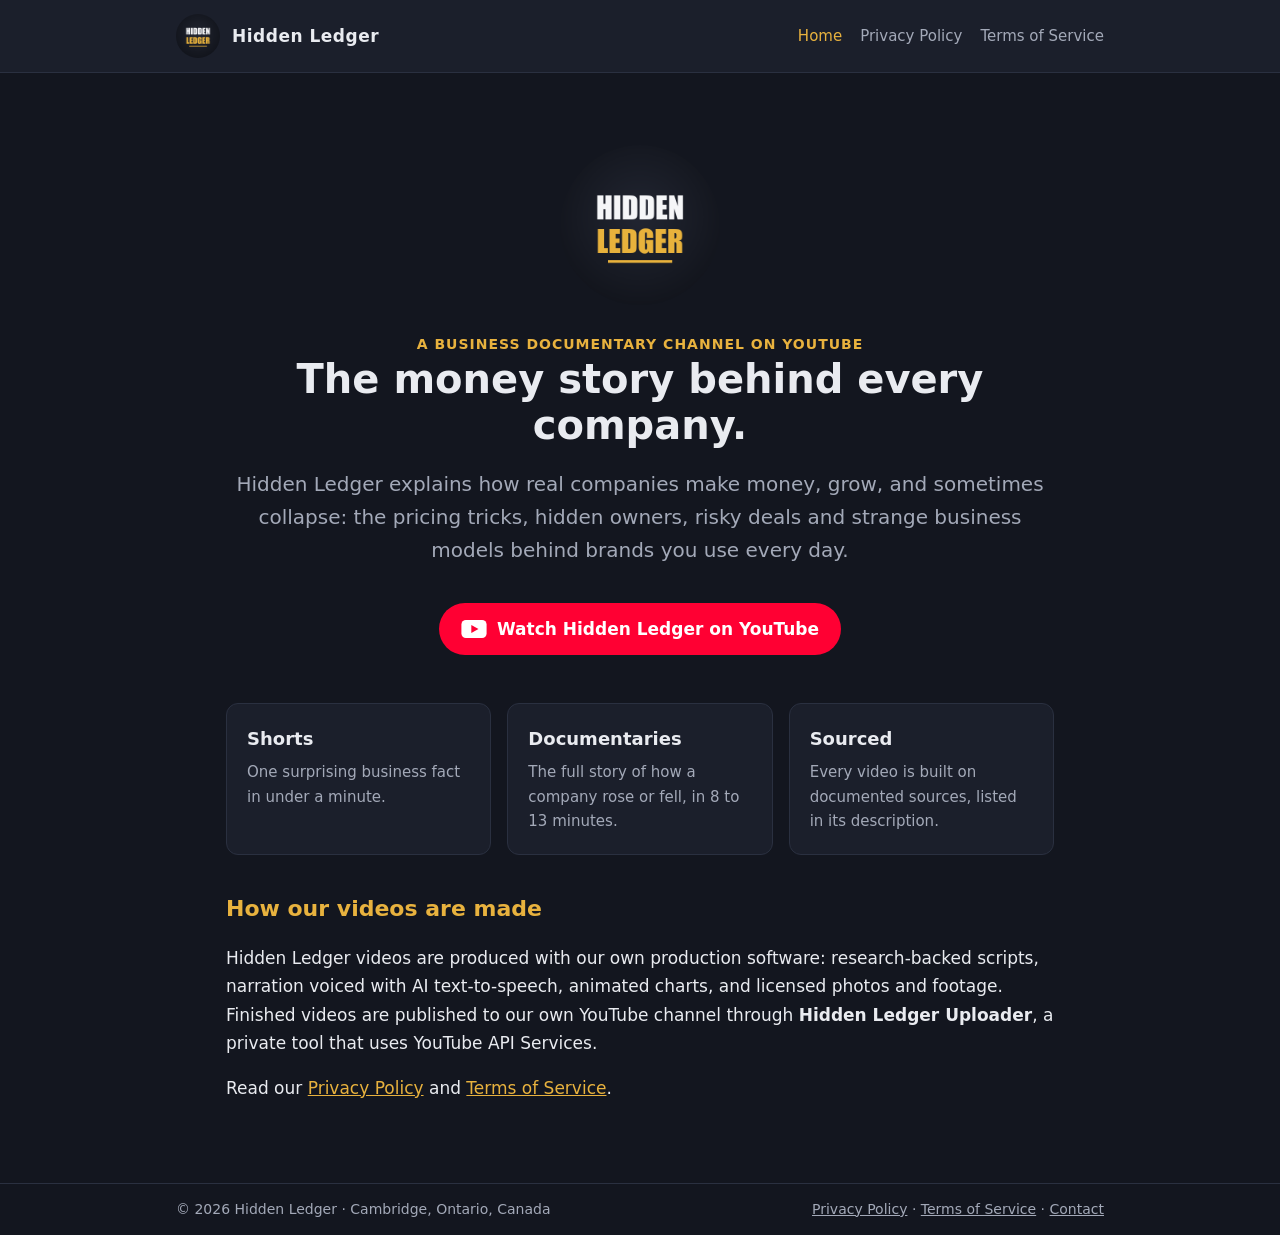
<file: index.html>
<!doctype html>
<html lang="en">
<head>
<meta charset="utf-8">
<meta name="viewport" content="width=device-width, initial-scale=1">
<title>Hidden Ledger</title>
<meta name="description" content="Hidden Ledger: the money story behind every company. Business documentaries on YouTube.">
<link rel="icon" href="logo.png">
<link rel="stylesheet" href="style.css">
</head>
<body>
<header><div class="bar">
  <a class="brand" href="index.html"><img src="logo.png" alt="">Hidden Ledger</a>
  <nav>
    <a href="index.html" aria-current="page">Home</a>
    <a href="privacy.html">Privacy Policy</a>
    <a href="terms.html">Terms of Service</a>
  </nav>
</div></header>

<main>
  <section class="hero">
    <img src="logo.png" alt="Hidden Ledger logo">
    <div class="tag">A business documentary channel on YouTube</div>
    <h1>The money story behind every company.</h1>
    <p class="lead">Hidden Ledger explains how real companies make money, grow, and sometimes collapse: the pricing tricks, hidden owners, risky deals and strange business models behind brands you use every day.</p>
    <a class="yt-btn" href="https://www.youtube.com/channel/UCMaFdCWuuR3GRSEyrzEk4XA" target="_blank" rel="noopener">
      <svg viewBox="0 0 28 20" aria-hidden="true"><rect width="28" height="20" rx="5" fill="#fff"/><path d="M11 5.5v9l8-4.5z" fill="#ff0033"/></svg>
      Watch Hidden Ledger on YouTube
    </a>
  </section>

  <div class="cards">
    <div class="card"><h3>Shorts</h3><p>One surprising business fact in under a minute.</p></div>
    <div class="card"><h3>Documentaries</h3><p>The full story of how a company rose or fell, in 8 to 13 minutes.</p></div>
    <div class="card"><h3>Sourced</h3><p>Every video is built on documented sources, listed in its description.</p></div>
  </div>

  <h2>How our videos are made</h2>
  <p>Hidden Ledger videos are produced with our own production software: research-backed scripts, narration voiced with AI text-to-speech, animated charts, and licensed photos and footage. Finished videos are published to our own YouTube channel through <strong>Hidden Ledger Uploader</strong>, a private tool that uses YouTube API Services.</p>
  <p>Read our <a href="privacy.html">Privacy Policy</a> and <a href="terms.html">Terms of Service</a>.</p>
</main>

<footer><div class="bar">
  <span>&copy; 2026 Hidden Ledger &middot; Cambridge, Ontario, Canada</span>
  <span><a href="privacy.html">Privacy Policy</a> &middot; <a href="terms.html">Terms of Service</a> &middot; <a href="mailto:shehzadkhan.ca.inc@gmail.com">Contact</a></span>
</div></footer>
</body>
</html>
</file>
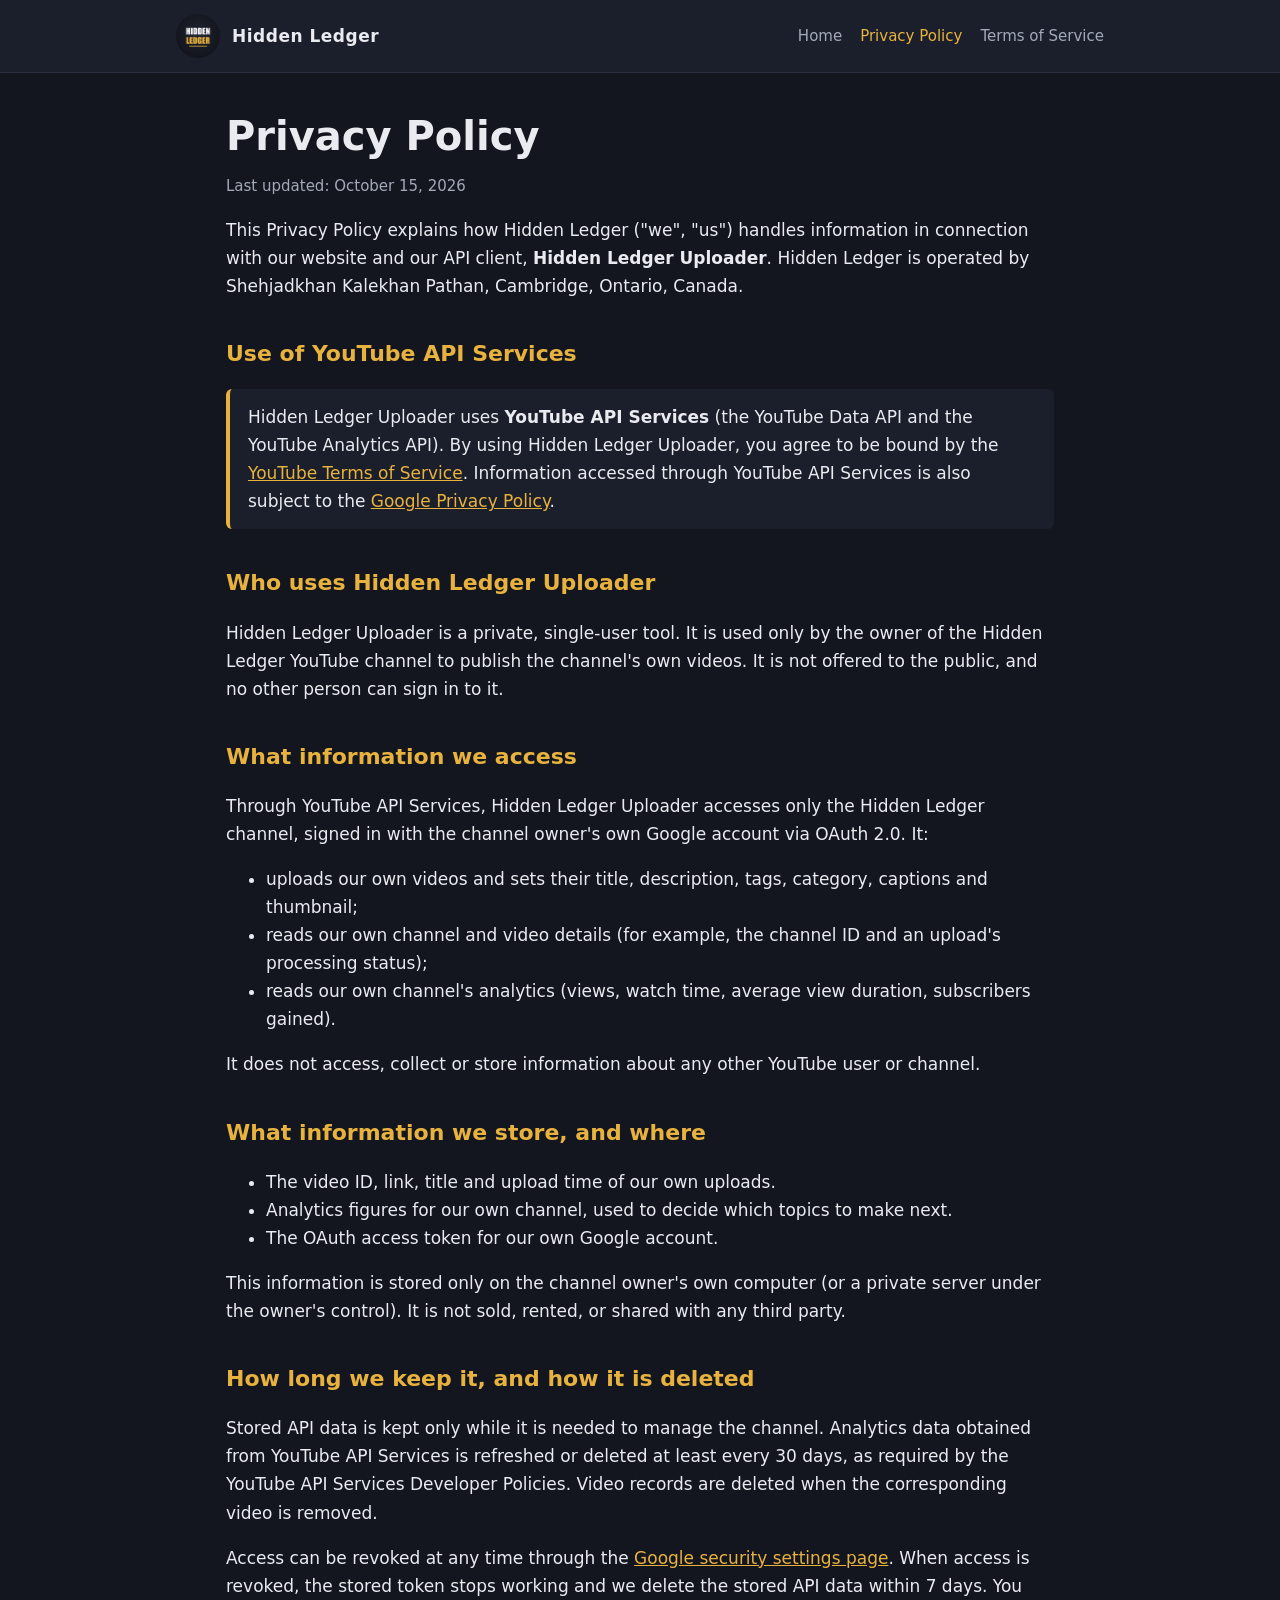
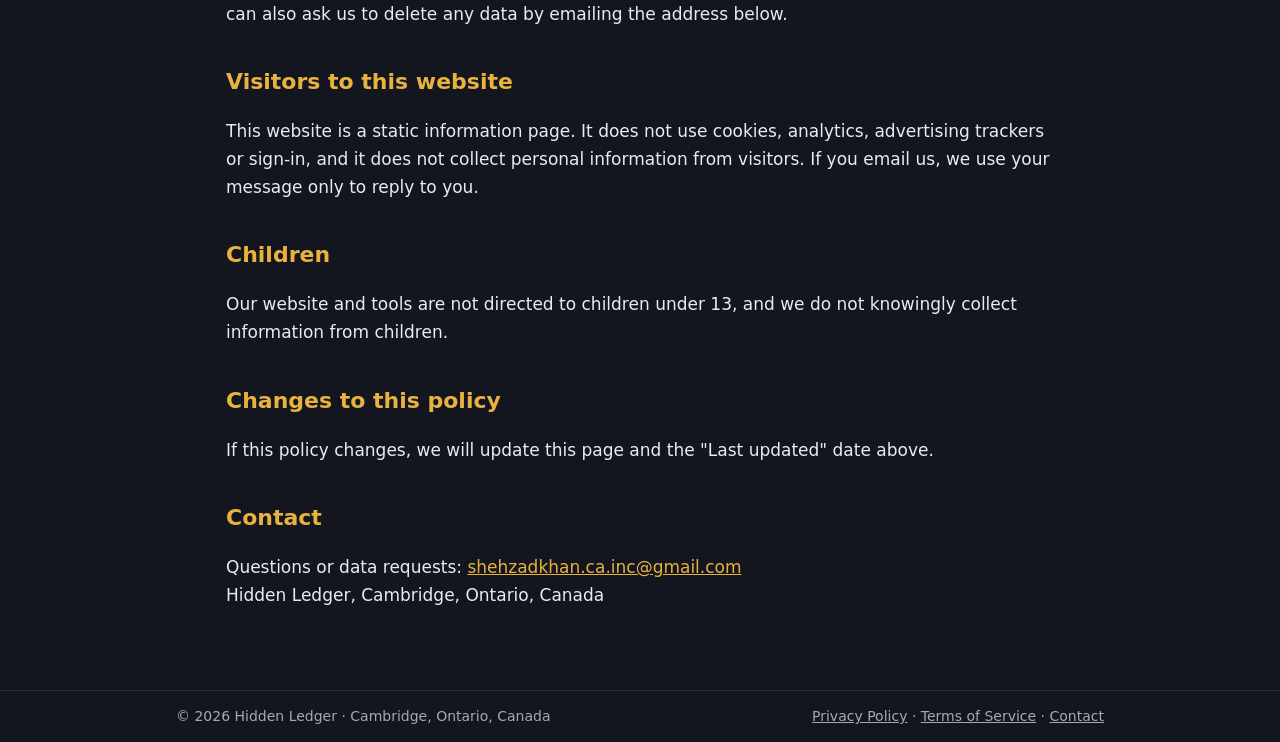
<file: privacy.html>
<!doctype html>
<html lang="en">
<head>
<meta charset="utf-8">
<meta name="viewport" content="width=device-width, initial-scale=1">
<title>Privacy Policy - Hidden Ledger</title>
<link rel="icon" href="logo.png">
<link rel="stylesheet" href="style.css">
</head>
<body>
<header><div class="bar">
  <a class="brand" href="index.html"><img src="logo.png" alt="">Hidden Ledger</a>
  <nav>
    <a href="index.html">Home</a>
    <a href="privacy.html" aria-current="page">Privacy Policy</a>
    <a href="terms.html">Terms of Service</a>
  </nav>
</div></header>

<main>
  <h1>Privacy Policy</h1>
  <p class="updated">Last updated: October 15, 2026</p>

  <p>This Privacy Policy explains how Hidden Ledger ("we", "us") handles information in connection with our website and our API client, <strong>Hidden Ledger Uploader</strong>. Hidden Ledger is operated by Shehjadkhan Kalekhan Pathan, Cambridge, Ontario, Canada.</p>

  <h2>Use of YouTube API Services</h2>
  <p class="note">Hidden Ledger Uploader uses <strong>YouTube API Services</strong> (the YouTube Data API and the YouTube Analytics API). By using Hidden Ledger Uploader, you agree to be bound by the <a href="https://www.youtube.com/t/terms" target="_blank" rel="noopener">YouTube Terms of Service</a>. Information accessed through YouTube API Services is also subject to the <a href="https://policies.google.com/privacy" target="_blank" rel="noopener">Google Privacy Policy</a>.</p>

  <h2>Who uses Hidden Ledger Uploader</h2>
  <p>Hidden Ledger Uploader is a private, single-user tool. It is used only by the owner of the Hidden Ledger YouTube channel to publish the channel's own videos. It is not offered to the public, and no other person can sign in to it.</p>

  <h2>What information we access</h2>
  <p>Through YouTube API Services, Hidden Ledger Uploader accesses only the Hidden Ledger channel, signed in with the channel owner's own Google account via OAuth 2.0. It:</p>
  <ul>
    <li>uploads our own videos and sets their title, description, tags, category, captions and thumbnail;</li>
    <li>reads our own channel and video details (for example, the channel ID and an upload's processing status);</li>
    <li>reads our own channel's analytics (views, watch time, average view duration, subscribers gained).</li>
  </ul>
  <p>It does not access, collect or store information about any other YouTube user or channel.</p>

  <h2>What information we store, and where</h2>
  <ul>
    <li>The video ID, link, title and upload time of our own uploads.</li>
    <li>Analytics figures for our own channel, used to decide which topics to make next.</li>
    <li>The OAuth access token for our own Google account.</li>
  </ul>
  <p>This information is stored only on the channel owner's own computer (or a private server under the owner's control). It is not sold, rented, or shared with any third party.</p>

  <h2>How long we keep it, and how it is deleted</h2>
  <p>Stored API data is kept only while it is needed to manage the channel. Analytics data obtained from YouTube API Services is refreshed or deleted at least every 30 days, as required by the YouTube API Services Developer Policies. Video records are deleted when the corresponding video is removed.</p>
  <p>Access can be revoked at any time through the <a href="https://security.google.com/settings/security/permissions" target="_blank" rel="noopener">Google security settings page</a>. When access is revoked, the stored token stops working and we delete the stored API data within 7 days. You can also ask us to delete any data by emailing the address below.</p>

  <h2>Visitors to this website</h2>
  <p>This website is a static information page. It does not use cookies, analytics, advertising trackers or sign-in, and it does not collect personal information from visitors. If you email us, we use your message only to reply to you.</p>

  <h2>Children</h2>
  <p>Our website and tools are not directed to children under 13, and we do not knowingly collect information from children.</p>

  <h2>Changes to this policy</h2>
  <p>If this policy changes, we will update this page and the "Last updated" date above.</p>

  <h2>Contact</h2>
  <p>Questions or data requests: <a href="mailto:shehzadkhan.ca.inc@gmail.com">shehzadkhan.ca.inc@gmail.com</a><br>
  Hidden Ledger, Cambridge, Ontario, Canada</p>
</main>

<footer><div class="bar">
  <span>&copy; 2026 Hidden Ledger &middot; Cambridge, Ontario, Canada</span>
  <span><a href="privacy.html">Privacy Policy</a> &middot; <a href="terms.html">Terms of Service</a> &middot; <a href="mailto:shehzadkhan.ca.inc@gmail.com">Contact</a></span>
</div></footer>
</body>
</html>
</file>
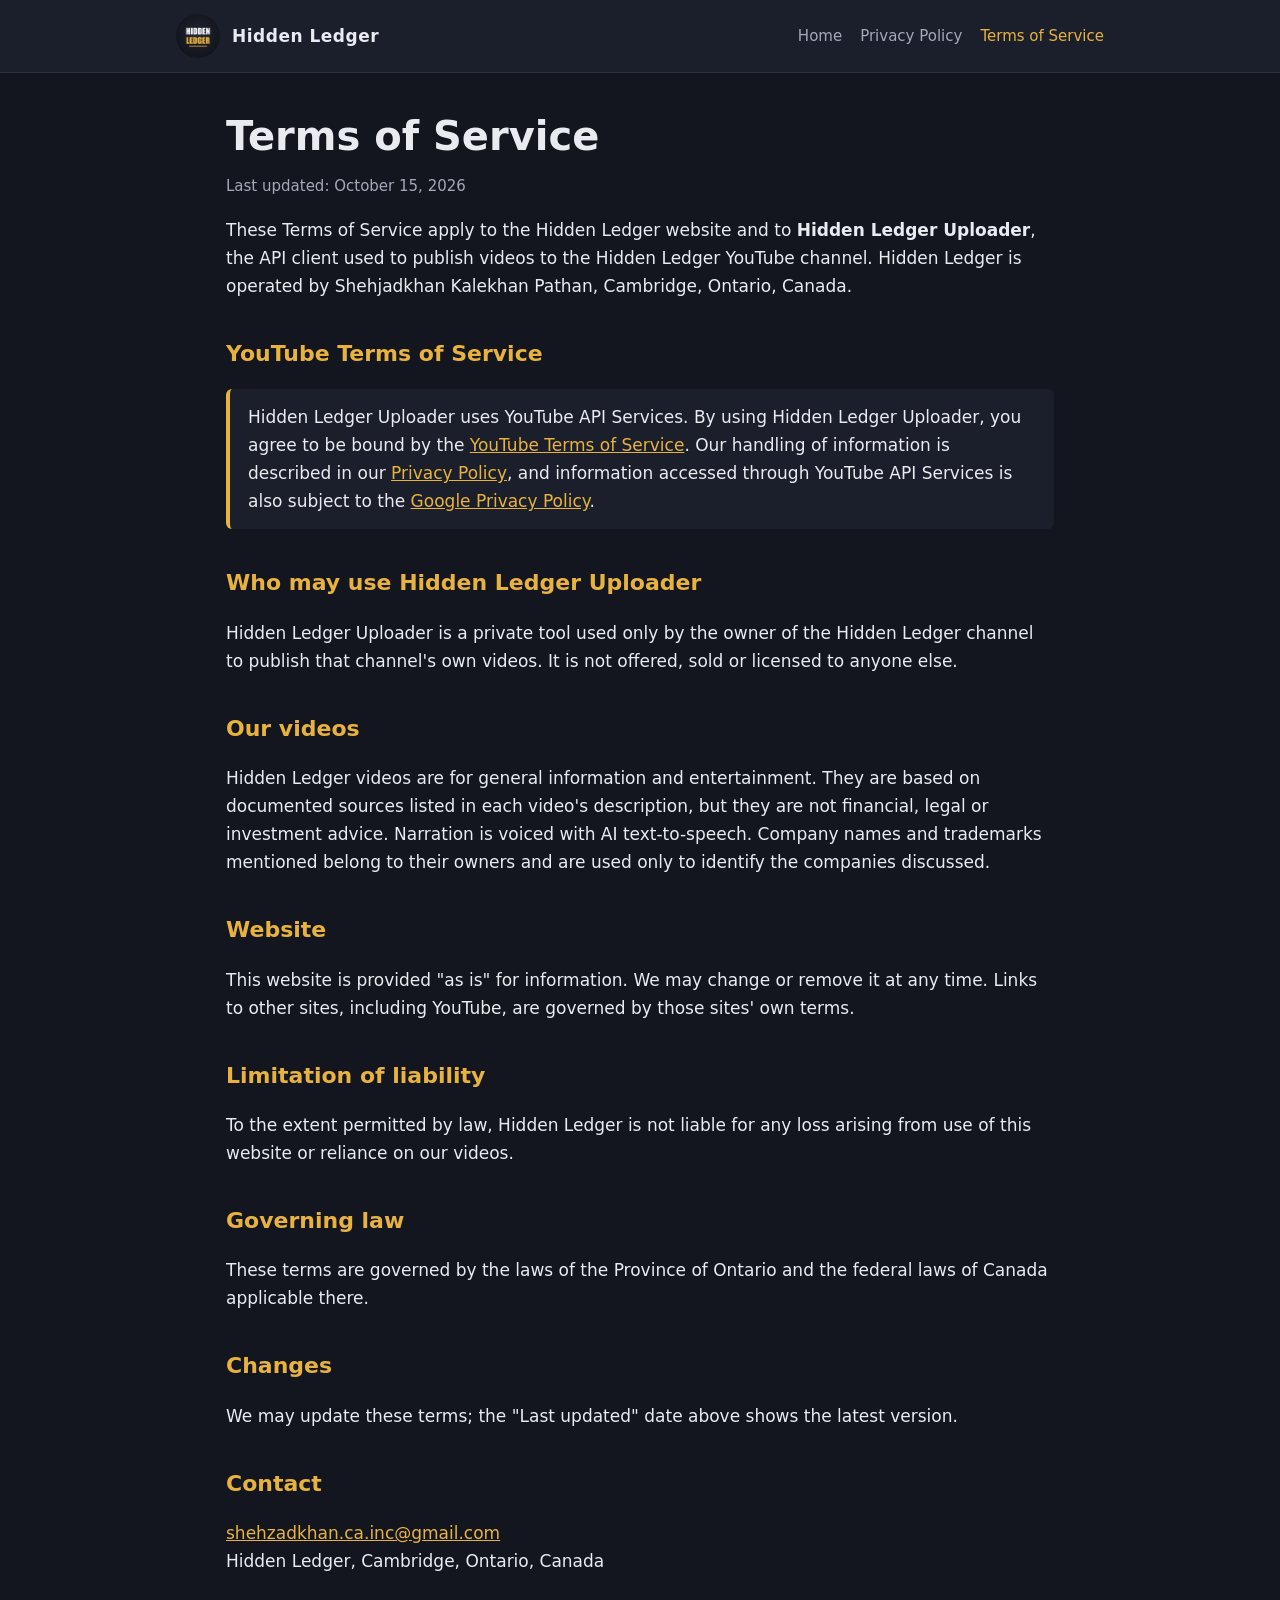
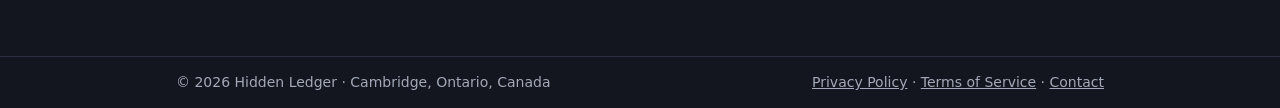
<file: terms.html>
<!doctype html>
<html lang="en">
<head>
<meta charset="utf-8">
<meta name="viewport" content="width=device-width, initial-scale=1">
<title>Terms of Service - Hidden Ledger</title>
<link rel="icon" href="logo.png">
<link rel="stylesheet" href="style.css">
</head>
<body>
<header><div class="bar">
  <a class="brand" href="index.html"><img src="logo.png" alt="">Hidden Ledger</a>
  <nav>
    <a href="index.html">Home</a>
    <a href="privacy.html">Privacy Policy</a>
    <a href="terms.html" aria-current="page">Terms of Service</a>
  </nav>
</div></header>

<main>
  <h1>Terms of Service</h1>
  <p class="updated">Last updated: October 15, 2026</p>

  <p>These Terms of Service apply to the Hidden Ledger website and to <strong>Hidden Ledger Uploader</strong>, the API client used to publish videos to the Hidden Ledger YouTube channel. Hidden Ledger is operated by Shehjadkhan Kalekhan Pathan, Cambridge, Ontario, Canada.</p>

  <h2>YouTube Terms of Service</h2>
  <p class="note">Hidden Ledger Uploader uses YouTube API Services. By using Hidden Ledger Uploader, you agree to be bound by the <a href="https://www.youtube.com/t/terms" target="_blank" rel="noopener">YouTube Terms of Service</a>. Our handling of information is described in our <a href="privacy.html">Privacy Policy</a>, and information accessed through YouTube API Services is also subject to the <a href="https://policies.google.com/privacy" target="_blank" rel="noopener">Google Privacy Policy</a>.</p>

  <h2>Who may use Hidden Ledger Uploader</h2>
  <p>Hidden Ledger Uploader is a private tool used only by the owner of the Hidden Ledger channel to publish that channel's own videos. It is not offered, sold or licensed to anyone else.</p>

  <h2>Our videos</h2>
  <p>Hidden Ledger videos are for general information and entertainment. They are based on documented sources listed in each video's description, but they are not financial, legal or investment advice. Narration is voiced with AI text-to-speech. Company names and trademarks mentioned belong to their owners and are used only to identify the companies discussed.</p>

  <h2>Website</h2>
  <p>This website is provided "as is" for information. We may change or remove it at any time. Links to other sites, including YouTube, are governed by those sites' own terms.</p>

  <h2>Limitation of liability</h2>
  <p>To the extent permitted by law, Hidden Ledger is not liable for any loss arising from use of this website or reliance on our videos.</p>

  <h2>Governing law</h2>
  <p>These terms are governed by the laws of the Province of Ontario and the federal laws of Canada applicable there.</p>

  <h2>Changes</h2>
  <p>We may update these terms; the "Last updated" date above shows the latest version.</p>

  <h2>Contact</h2>
  <p><a href="mailto:shehzadkhan.ca.inc@gmail.com">shehzadkhan.ca.inc@gmail.com</a><br>
  Hidden Ledger, Cambridge, Ontario, Canada</p>
</main>

<footer><div class="bar">
  <span>&copy; 2026 Hidden Ledger &middot; Cambridge, Ontario, Canada</span>
  <span><a href="privacy.html">Privacy Policy</a> &middot; <a href="terms.html">Terms of Service</a> &middot; <a href="mailto:shehzadkhan.ca.inc@gmail.com">Contact</a></span>
</div></footer>
</body>
</html>
</file>
<file: style.css>
:root {
  --bg: #13161f;
  --panel: #1b1f2b;
  --line: #2a3040;
  --text: #e9ebf0;
  --muted: #a3a9b8;
  --gold: #e8b23e;
  --yt: #ff0033;
}
* { box-sizing: border-box; }
body {
  margin: 0;
  background: var(--bg);
  color: var(--text);
  font: 17px/1.65 "Segoe UI", system-ui, -apple-system, Roboto, Arial, sans-serif;
}
a { color: var(--gold); }
header { border-bottom: 1px solid var(--line); background: var(--panel); }
.bar {
  max-width: 960px;
  margin: 0 auto;
  padding: 14px 16px;
  display: flex;
  align-items: center;
  gap: 16px;
  flex-wrap: wrap;
}
.brand { display: flex; align-items: center; gap: 12px; text-decoration: none; color: var(--text); font-weight: 800; letter-spacing: .5px; }
.brand img { width: 44px; height: 44px; border-radius: 50%; }
nav { margin-left: auto; display: flex; gap: 18px; flex-wrap: wrap; }
nav a { color: var(--muted); text-decoration: none; font-size: 15px; }
nav a:hover, nav a[aria-current] { color: var(--gold); }
main { max-width: 860px; margin: 0 auto; padding: 40px 16px 64px; }
h1 { font-size: 40px; line-height: 1.15; margin: 0 0 12px; }
h2 { font-size: 22px; margin: 36px 0 8px; color: var(--gold); }
.tag { color: var(--gold); font-weight: 700; text-transform: uppercase; letter-spacing: 1px; font-size: 14px; }
.lead { font-size: 20px; color: var(--muted); }
.hero { text-align: center; padding: 32px 0 8px; }
.hero img { width: 160px; height: 160px; border-radius: 50%; margin-bottom: 20px; }
.yt-btn {
  display: inline-flex; align-items: center; gap: 10px;
  background: var(--yt); color: #fff; text-decoration: none; font-weight: 700;
  padding: 12px 22px; border-radius: 999px; margin-top: 16px;
}
.yt-btn svg { width: 26px; height: 18px; }
.cards { display: grid; grid-template-columns: repeat(auto-fit, minmax(240px, 1fr)); gap: 16px; margin-top: 40px; }
.card { background: var(--panel); border: 1px solid var(--line); border-radius: 12px; padding: 20px; }
.card h3 { margin: 0 0 6px; font-size: 18px; }
.card p { margin: 0; color: var(--muted); font-size: 15px; }
.note { background: var(--panel); border-left: 4px solid var(--gold); padding: 14px 18px; border-radius: 6px; }
.updated { color: var(--muted); font-size: 15px; }
footer { border-top: 1px solid var(--line); color: var(--muted); font-size: 14px; }
footer .bar { justify-content: space-between; }
footer a { color: var(--muted); }
@media (max-width: 600px) { h1 { font-size: 30px; } nav { margin-left: 0; } }
</file>
